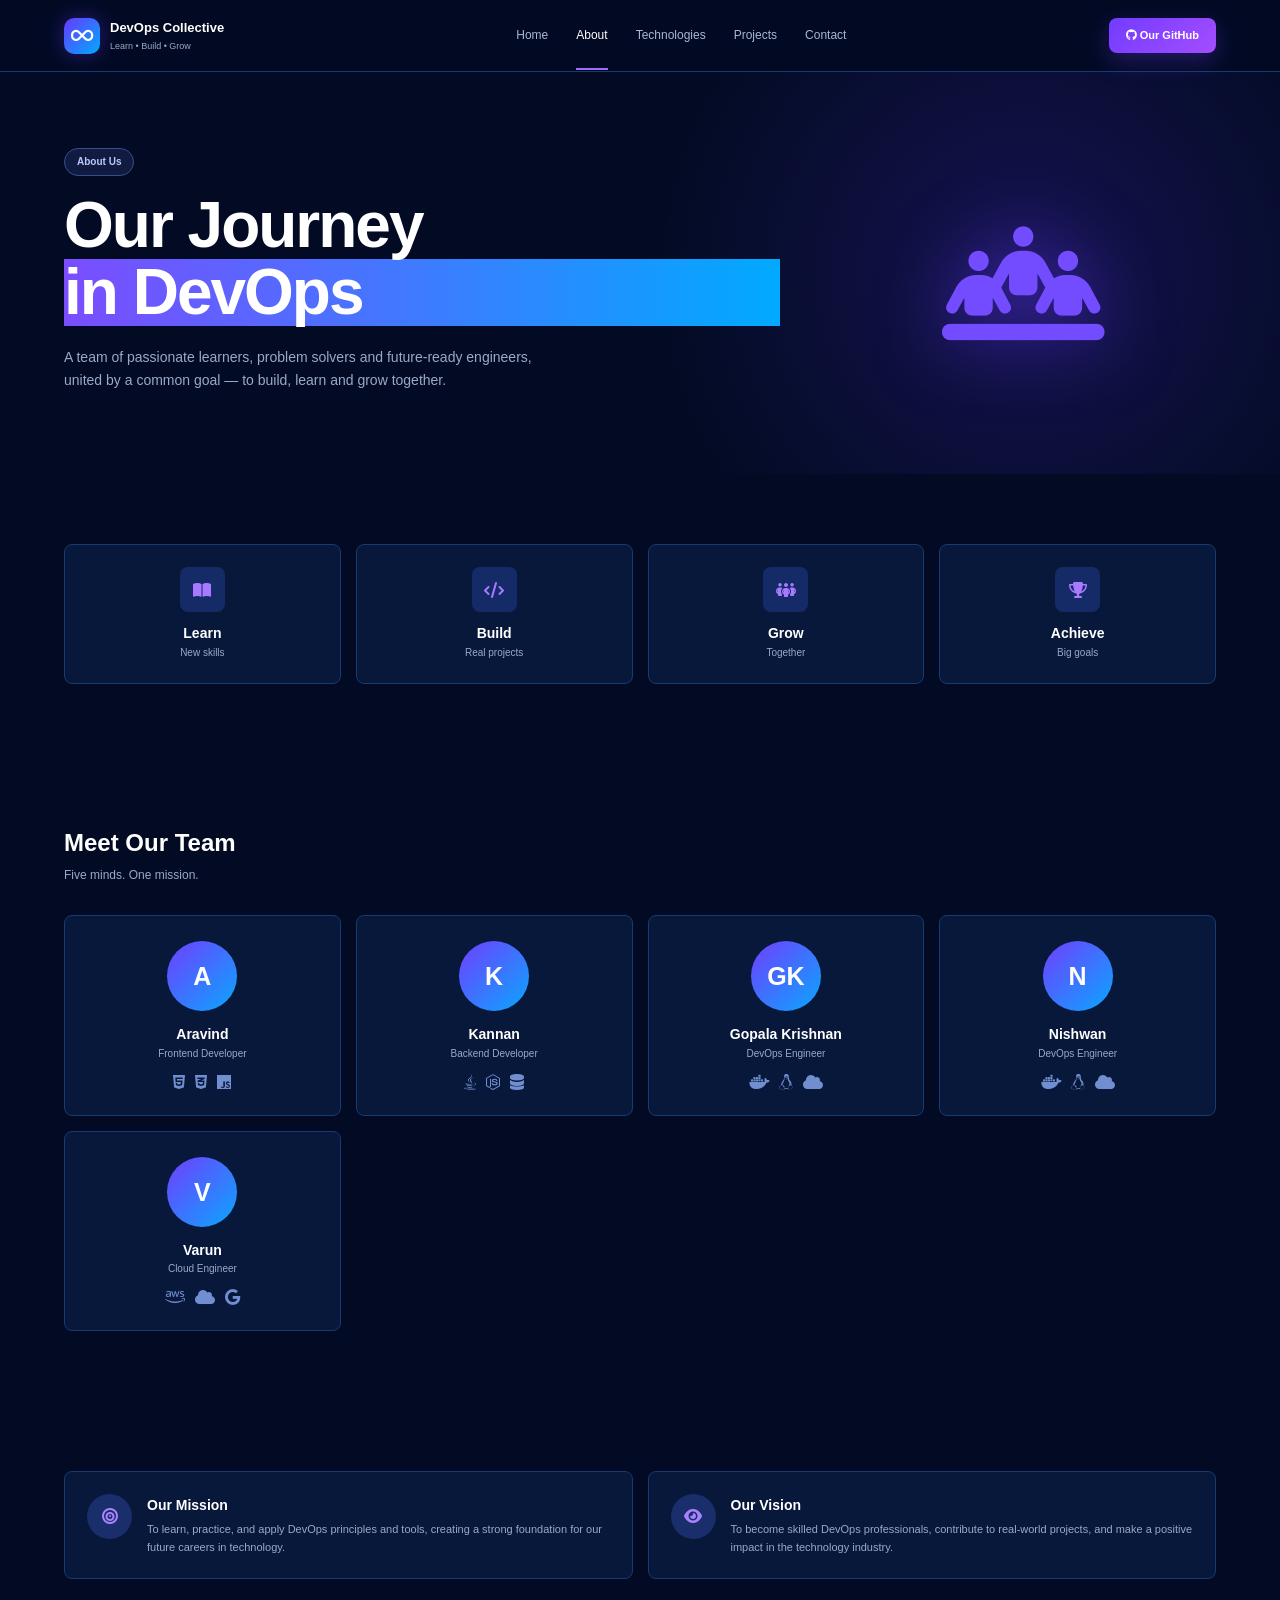
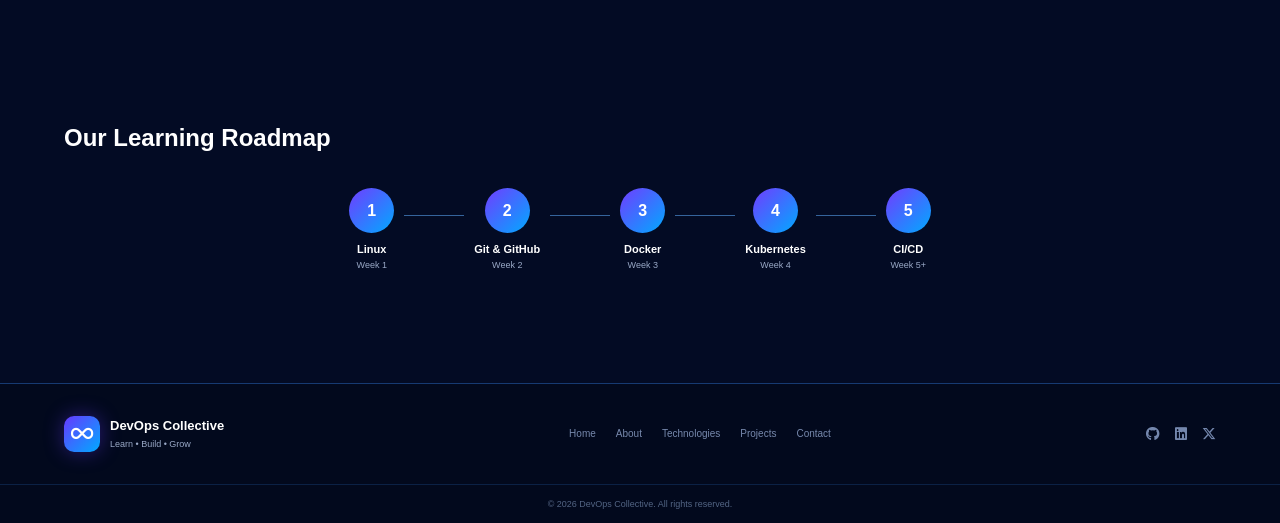
<file: about.html>
<!doctype html>
<html lang="en">
  <head>
    <meta charset="UTF-8" />
    <meta name="viewport" content="width=device-width, initial-scale=1.0" />
    <title>DevOps Collective | About</title>
    <link
      rel="stylesheet"
      href="https://cdnjs.cloudflare.com/ajax/libs/font-awesome/6.5.2/css/all.min.css"
    />
    <link rel="stylesheet" href="Style.css" />
  </head>
  <body>
    <header class="header">
      <div class="container nav-container">
        <a href="index.html" class="logo"
          ><span class="logo-icon"><i class="fa-solid fa-infinity"></i></span
          ><span
            ><strong>DevOps Collective</strong
            ><small>Learn • Build • Grow</small></span
          ></a
        >
        <nav class="navbar">
          <a href="index.html">Home</a>
          <a href="about.html" class="active">About</a>
          <a href="technologies.html">Technologies</a>
          <a href="projects.html">Projects</a>
          <a href="contact.html">Contact</a>
        </nav>
        <a href="https://github.com/" target="_blank" class="github-btn">
          <i class="fa-brands fa-github"></i> Our GitHub
        </a>
      </div>
    </header>
    <section class="page-hero">
      <div class="container page-hero-content">
        <div>
          <span class="badge">About Us</span>
          <h1>Our Journey <span>in DevOps</span></h1>
          <p>
            A team of passionate learners, problem solvers and future-ready
            engineers, united by a common goal — to build, learn and grow
            together.
          </p>
        </div>
        <div class="team-illustration">
          <i class="fa-solid fa-people-line"></i>
        </div>
      </div>
    </section>
    <section class="section">
      <div class="container">
        <div class="four-grid">
          <div class="info-card">
            <div class="info-icon"><i class="fa-solid fa-book-open"></i></div>
            <h3>Learn</h3>
            <p>New skills</p>
          </div>
          <div class="info-card">
            <div class="info-icon"><i class="fa-solid fa-code"></i></div>
            <h3>Build</h3>
            <p>Real projects</p>
          </div>
          <div class="info-card">
            <div class="info-icon">
              <i class="fa-solid fa-people-group"></i>
            </div>
            <h3>Grow</h3>
            <p>Together</p>
          </div>
          <div class="info-card">
            <div class="info-icon"><i class="fa-solid fa-trophy"></i></div>
            <h3>Achieve</h3>
            <p>Big goals</p>
          </div>
        </div>
      </div>
    </section>
    <section class="section">
      <div class="container">
        <div class="section-heading">
          <h2>Meet Our Team</h2>
          <p>Five minds. One mission.</p>
        </div>
        <div class="team-grid">
          <div class="team-card">
            <div class="avatar">A</div>
            <h3>Aravind</h3>
            <p>Frontend Developer</p>
            <div class="mini-social">
              <i class="fa-brands fa-html5"></i
              ><i class="fa-brands fa-css3-alt"></i
              ><i class="fa-brands fa-js"></i>
            </div>
          </div>
          <div class="team-card">
            <div class="avatar">K</div>
            <h3>Kannan</h3>
            <p>Backend Developer</p>
            <div class="mini-social">
              <i class="fa-brands fa-java"></i
              ><i class="fa-brands fa-node-js"></i
              ><i class="fa-solid fa-database"></i>
            </div>
          </div>
          <div class="team-card">
            <div class="avatar">GK</div>
            <h3>Gopala Krishnan</h3>
            <p>DevOps Engineer</p>
            <div class="mini-social">
              <i class="fa-brands fa-docker"></i
              ><i class="fa-brands fa-linux"></i
              ><i class="fa-solid fa-cloud"></i>
            </div>
          </div>
          <div class="team-card">
            <div class="avatar">N</div>
            <h3>Nishwan</h3>
            <p>DevOps Engineer</p>
            <div class="mini-social">
              <i class="fa-brands fa-docker"></i
              ><i class="fa-brands fa-linux"></i
              ><i class="fa-solid fa-cloud"></i>
            </div>
          </div>
          <div class="team-card">
            <div class="avatar">V</div>
            <h3>Varun</h3>
            <p>Cloud Engineer</p>
            <div class="mini-social">
              <i class="fa-brands fa-aws"></i><i class="fa-solid fa-cloud"></i
              ><i class="fa-brands fa-google"></i>
            </div>
          </div>
        </div>
      </div>
    </section>
    <section class="section">
      <div class="container mission-grid">
        <div class="mission-card">
          <div class="mission-icon"><i class="fa-solid fa-bullseye"></i></div>
          <div>
            <h3>Our Mission</h3>
            <p>
              To learn, practice, and apply DevOps principles and tools,
              creating a strong foundation for our future careers in technology.
            </p>
          </div>
        </div>
        <div class="mission-card">
          <div class="mission-icon"><i class="fa-solid fa-eye"></i></div>
          <div>
            <h3>Our Vision</h3>
            <p>
              To become skilled DevOps professionals, contribute to real-world
              projects, and make a positive impact in the technology industry.
            </p>
          </div>
        </div>
      </div>
    </section>
    <section class="section">
      <div class="container">
        <div class="section-heading"><h2>Our Learning Roadmap</h2></div>
        <div class="roadmap">
          <div class="roadmap-item">
            <span>1</span>
            <h3>Linux</h3>
            <p>Week 1</p>
          </div>
          <div class="roadmap-line"></div>
          <div class="roadmap-item">
            <span>2</span>
            <h3>Git & GitHub</h3>
            <p>Week 2</p>
          </div>
          <div class="roadmap-line"></div>
          <div class="roadmap-item">
            <span>3</span>
            <h3>Docker</h3>
            <p>Week 3</p>
          </div>
          <div class="roadmap-line"></div>
          <div class="roadmap-item">
            <span>4</span>
            <h3>Kubernetes</h3>
            <p>Week 4</p>
          </div>
          <div class="roadmap-line"></div>
          <div class="roadmap-item">
            <span>5</span>
            <h3>CI/CD</h3>
            <p>Week 5+</p>
          </div>
        </div>
      </div>
    </section>
    <footer class="footer">
      <div class="container footer-content">
        <div class="footer-brand">
          <a href="index.html" class="logo"
            ><span class="logo-icon"><i class="fa-solid fa-infinity"></i></span
            ><span
              ><strong>DevOps Collective</strong
              ><small>Learn • Build • Grow</small></span
            ></a
          >
        </div>
        <div class="footer-links">
          <a href="index.html">Home</a><a href="about.html">About</a
          ><a href="technologies.html">Technologies</a
          ><a href="projects.html">Projects</a
          ><a href="contact.html">Contact</a>
        </div>
        <div class="footer-social">
          <a href="#"><i class="fa-brands fa-github"></i></a
          ><a href="#"><i class="fa-brands fa-linkedin"></i></a
          ><a href="#"><i class="fa-brands fa-x-twitter"></i></a>
        </div>
      </div>
      <div class="copyright">
        © 2026 DevOps Collective. All rights reserved.
      </div>
    </footer>
  </body>
</html>
</file>
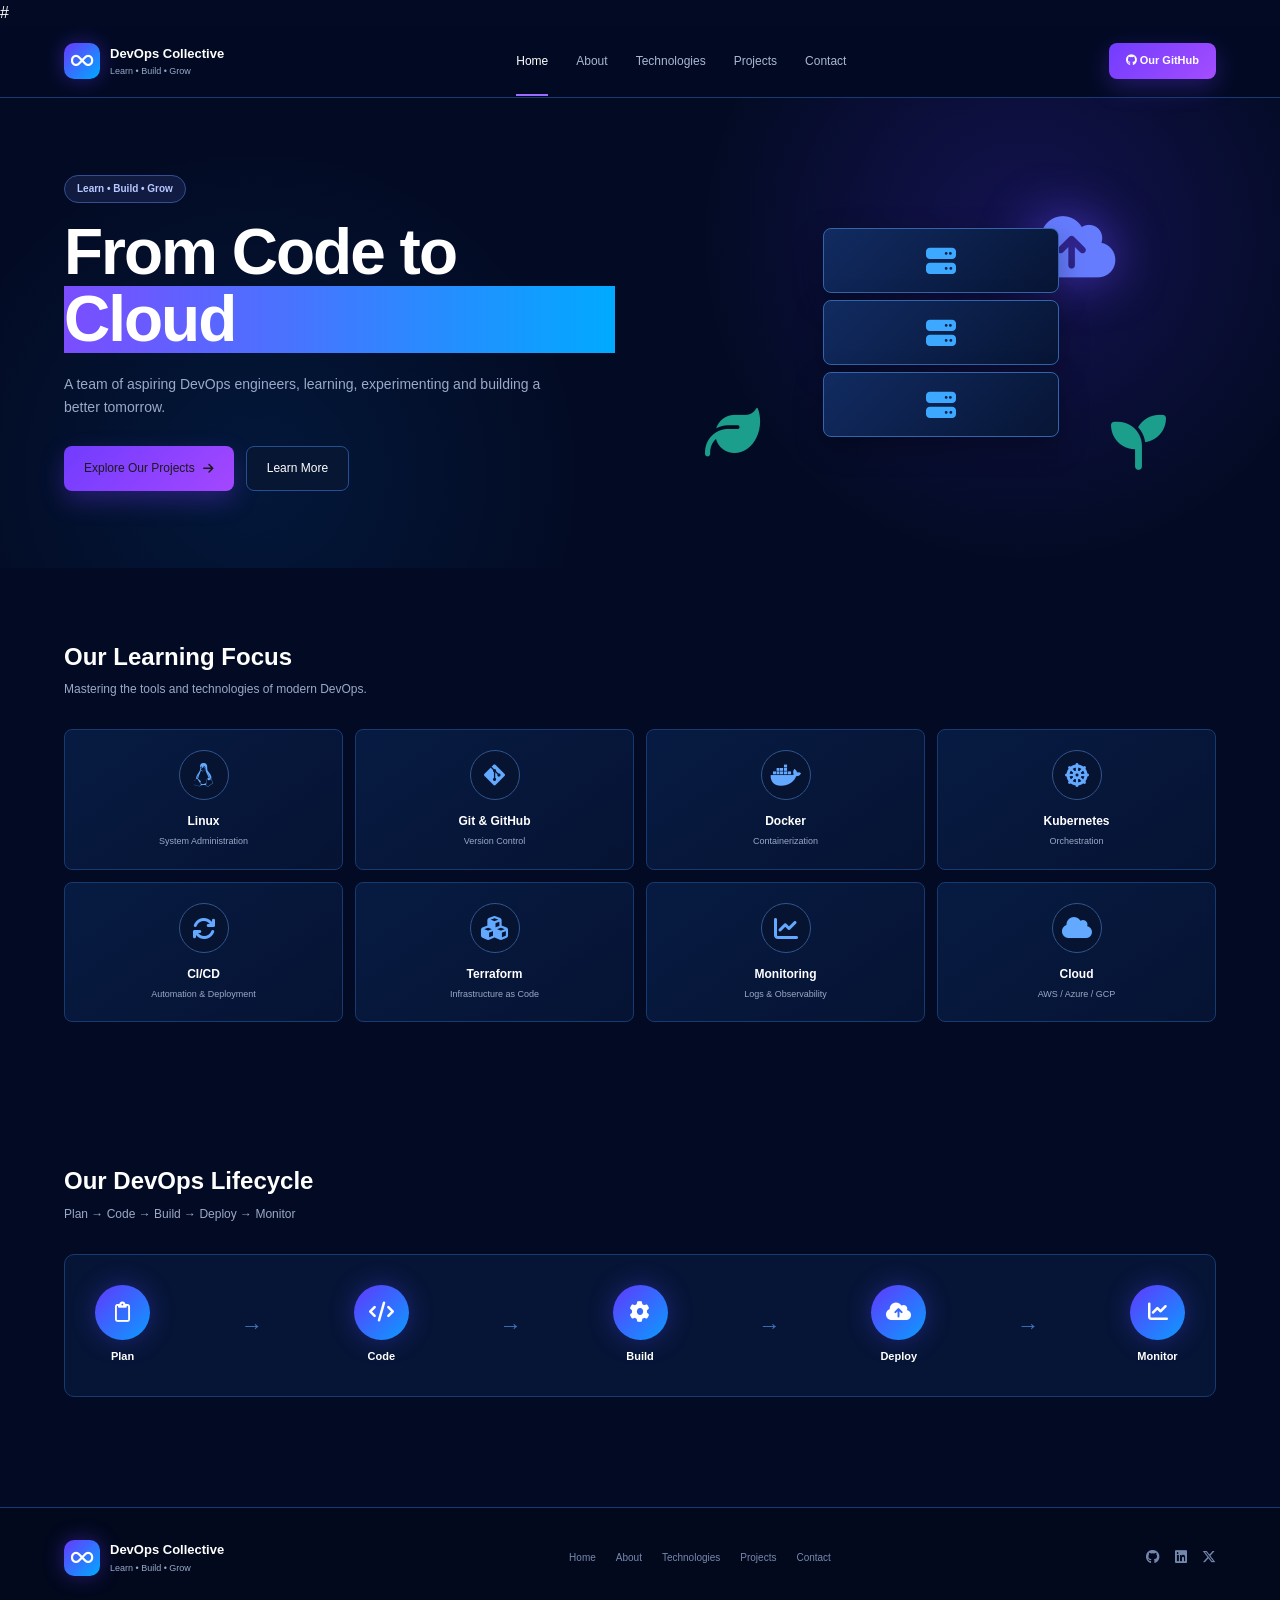
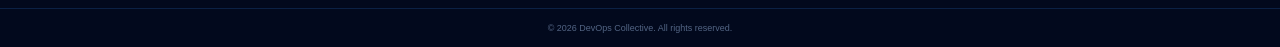
<file: HomePage.html>
<!DOCTYPE html>
<html lang="en">
<head>
#<link rel="stylesheet" href="Style.css">
<meta charset="UTF-8">
<meta name="viewport" content="width=device-width, initial-scale=1.0">
<title>DevOps Collective | Home</title>
<link rel="stylesheet" href="https://cdnjs.cloudflare.com/ajax/libs/font-awesome/6.5.2/css/all.min.css">
<link rel="stylesheet" href="Style.css">
</head>
<body>
<header class="header">
<div class="container nav-container">
<a href="index.html" class="logo"><span class="logo-icon"><i class="fa-solid fa-infinity"></i></span><span><strong>DevOps Collective</strong><small>Learn • Build • Grow</small></span></a>
<nav class="navbar">
<a href="index.html" class="active">Home</a><a href="about.html">About</a><a href="technologies.html">Technologies</a><a href="projects.html">Projects</a><a href="contact.html">Contact</a>
</nav>
<a href="https://github.com/" target="_blank" class="github-btn"><i class="fa-brands fa-github"></i> Our GitHub</a>
</div>
</header>

<section class="hero">
<div class="container hero-content">
<div class="hero-text">
<span class="badge">Learn • Build • Grow</span>
<h1>From Code to <span>Cloud</span></h1>
<p>A team of aspiring DevOps engineers, learning, experimenting and building a better tomorrow.</p>
<div class="hero-buttons">
<a href="projects.html" class="btn primary-btn">Explore Our Projects <i class="fa-solid fa-arrow-right"></i></a>
<a href="about.html" class="btn secondary-btn">Learn More</a>
</div>
</div>
<div class="hero-visual">
<div class="cloud"><i class="fa-solid fa-cloud-arrow-up"></i></div>
<div class="server-stack"><div><i class="fa-solid fa-server"></i></div><div><i class="fa-solid fa-server"></i></div><div><i class="fa-solid fa-server"></i></div></div>
<div class="plant plant-left"><i class="fa-solid fa-leaf"></i></div>
<div class="plant plant-right"><i class="fa-solid fa-seedling"></i></div>
</div>
</div>
</section>

<section class="section">
<div class="container">
<div class="section-heading"><h2>Our Learning Focus</h2><p>Mastering the tools and technologies of modern DevOps.</p></div>
<div class="technology-grid">
<div class="tech-card"><div class="tech-icon"><i class="fa-brands fa-linux"></i></div><h3>Linux</h3><p>System Administration</p></div>
<div class="tech-card"><div class="tech-icon"><i class="fa-brands fa-git-alt"></i></div><h3>Git & GitHub</h3><p>Version Control</p></div>
<div class="tech-card"><div class="tech-icon"><i class="fa-brands fa-docker"></i></div><h3>Docker</h3><p>Containerization</p></div>
<div class="tech-card"><div class="tech-icon"><i class="fa-solid fa-dharmachakra"></i></div><h3>Kubernetes</h3><p>Orchestration</p></div>
<div class="tech-card"><div class="tech-icon"><i class="fa-solid fa-arrows-rotate"></i></div><h3>CI/CD</h3><p>Automation & Deployment</p></div>
<div class="tech-card"><div class="tech-icon"><i class="fa-solid fa-cubes"></i></div><h3>Terraform</h3><p>Infrastructure as Code</p></div>
<div class="tech-card"><div class="tech-icon"><i class="fa-solid fa-chart-line"></i></div><h3>Monitoring</h3><p>Logs & Observability</p></div>
<div class="tech-card"><div class="tech-icon"><i class="fa-solid fa-cloud"></i></div><h3>Cloud</h3><p>AWS / Azure / GCP</p></div>
</div>
</div>
</section>

<section class="section lifecycle-section">
<div class="container">
<div class="section-heading left-heading"><h2>Our DevOps Lifecycle</h2><p>Plan → Code → Build → Deploy → Monitor</p></div>
<div class="lifecycle">
<div class="life-step"><div class="life-icon"><i class="fa-regular fa-clipboard"></i></div><h3>Plan</h3></div><span class="arrow">→</span>
<div class="life-step"><div class="life-icon"><i class="fa-solid fa-code"></i></div><h3>Code</h3></div><span class="arrow">→</span>
<div class="life-step"><div class="life-icon"><i class="fa-solid fa-gear"></i></div><h3>Build</h3></div><span class="arrow">→</span>
<div class="life-step"><div class="life-icon"><i class="fa-solid fa-cloud-arrow-up"></i></div><h3>Deploy</h3></div><span class="arrow">→</span>
<div class="life-step"><div class="life-icon"><i class="fa-solid fa-chart-line"></i></div><h3>Monitor</h3></div>
</div>
</div>
</section>

<footer class="footer"><div class="container footer-content">
<div class="footer-brand"><a href="index.html" class="logo"><span class="logo-icon"><i class="fa-solid fa-infinity"></i></span><span><strong>DevOps Collective</strong><small>Learn • Build • Grow</small></span></a></div>
<div class="footer-links"><a href="index.html">Home</a><a href="about.html">About</a><a href="technologies.html">Technologies</a><a href="projects.html">Projects</a><a href="contact.html">Contact</a></div>
<div class="footer-social"><a href="#"><i class="fa-brands fa-github"></i></a><a href="#"><i class="fa-brands fa-linkedin"></i></a><a href="#"><i class="fa-brands fa-x-twitter"></i></a></div>
</div><div class="copyright">© 2026 DevOps Collective. All rights reserved.</div></footer>
</body>
</html>
</file>
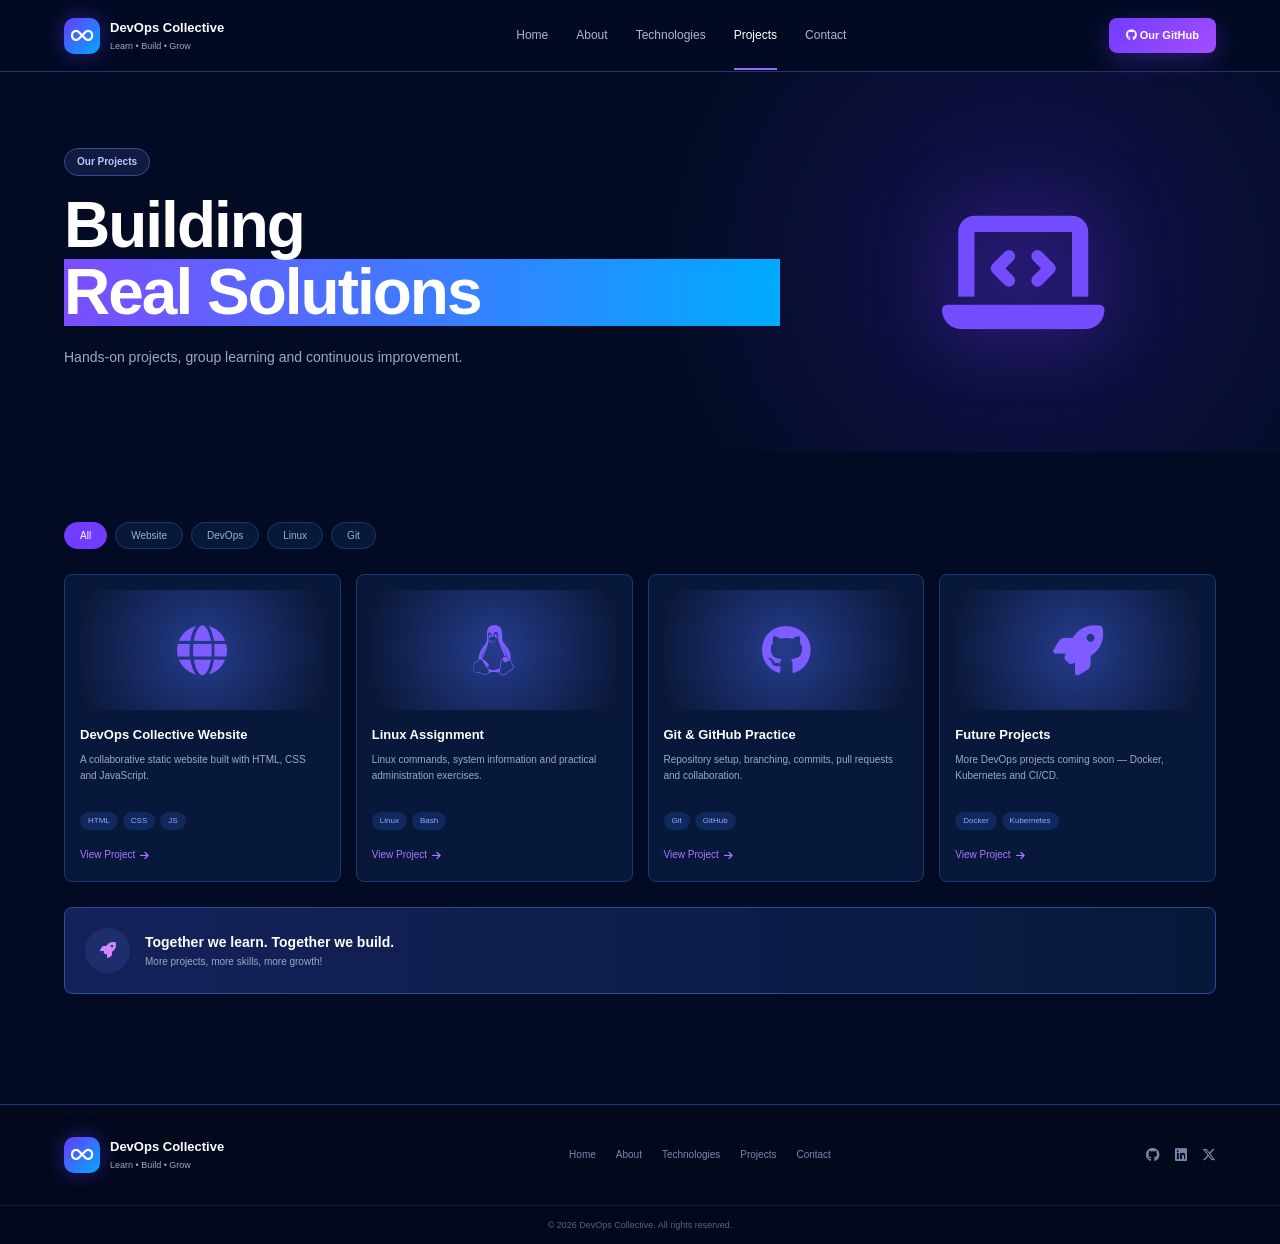
<file: projects.html>
<!DOCTYPE html>
<html lang="en"><head><meta charset="UTF-8"><meta name="viewport" content="width=device-width, initial-scale=1.0"><title>DevOps Collective | Projects</title>
<link rel="stylesheet" href="https://cdnjs.cloudflare.com/ajax/libs/font-awesome/6.5.2/css/all.min.css"><link rel="stylesheet" href="Style.css"></head>
<body>
<header class="header"><div class="container nav-container"><a href="index.html" class="logo"><span class="logo-icon"><i class="fa-solid fa-infinity"></i></span><span><strong>DevOps Collective</strong><small>Learn • Build • Grow</small></span></a><nav class="navbar"><a href="index.html">Home</a><a href="about.html">About</a><a href="technologies.html">Technologies</a><a href="projects.html" class="active">Projects</a><a href="contact.html">Contact</a></nav><a href="https://github.com/" target="_blank" class="github-btn"><i class="fa-brands fa-github"></i> Our GitHub</a></div></header>
<section class="page-hero"><div class="container page-hero-content"><div><span class="badge">Our Projects</span><h1>Building <span>Real Solutions</span></h1><p>Hands-on projects, group learning and continuous improvement.</p></div><div class="projects-illustration"><i class="fa-solid fa-laptop-code"></i></div></div></section>
<section class="section"><div class="container">
<div class="project-filters"><button class="filter-active">All</button><button>Website</button><button>DevOps</button><button>Linux</button><button>Git</button></div>
<div class="project-grid">
<div class="project-card"><div class="project-image"><i class="fa-solid fa-globe"></i></div><h3>DevOps Collective Website</h3><p>A collaborative static website built with HTML, CSS and JavaScript.</p><div class="project-tags"><span>HTML</span><span>CSS</span><span>JS</span></div><a href="#" class="project-link">View Project <i class="fa-solid fa-arrow-right"></i></a></div>
<div class="project-card"><div class="project-image"><i class="fa-brands fa-linux"></i></div><h3>Linux Assignment</h3><p>Linux commands, system information and practical administration exercises.</p><div class="project-tags"><span>Linux</span><span>Bash</span></div><a href="#" class="project-link">View Project <i class="fa-solid fa-arrow-right"></i></a></div>
<div class="project-card"><div class="project-image"><i class="fa-brands fa-github"></i></div><h3>Git & GitHub Practice</h3><p>Repository setup, branching, commits, pull requests and collaboration.</p><div class="project-tags"><span>Git</span><span>GitHub</span></div><a href="#" class="project-link">View Project <i class="fa-solid fa-arrow-right"></i></a></div>
<div class="project-card"><div class="project-image"><i class="fa-solid fa-rocket"></i></div><h3>Future Projects</h3><p>More DevOps projects coming soon — Docker, Kubernetes and CI/CD.</p><div class="project-tags"><span>Docker</span><span>Kubernetes</span></div><a href="#" class="project-link">View Project <i class="fa-solid fa-arrow-right"></i></a></div>
</div>
<div class="project-cta"><div class="rocket-icon"><i class="fa-solid fa-rocket"></i></div><div><h3>Together we learn. Together we build.</h3><p>More projects, more skills, more growth!</p></div></div>
</div></section>
<footer class="footer"><div class="container footer-content"><div class="footer-brand"><a href="index.html" class="logo"><span class="logo-icon"><i class="fa-solid fa-infinity"></i></span><span><strong>DevOps Collective</strong><small>Learn • Build • Grow</small></span></a></div><div class="footer-links"><a href="index.html">Home</a><a href="about.html">About</a><a href="technologies.html">Technologies</a><a href="projects.html">Projects</a><a href="contact.html">Contact</a></div><div class="footer-social"><a href="#"><i class="fa-brands fa-github"></i></a><a href="#"><i class="fa-brands fa-linkedin"></i></a><a href="#"><i class="fa-brands fa-x-twitter"></i></a></div></div><div class="copyright">© 2026 DevOps Collective. All rights reserved.</div></footer>
</body></html>
</file>
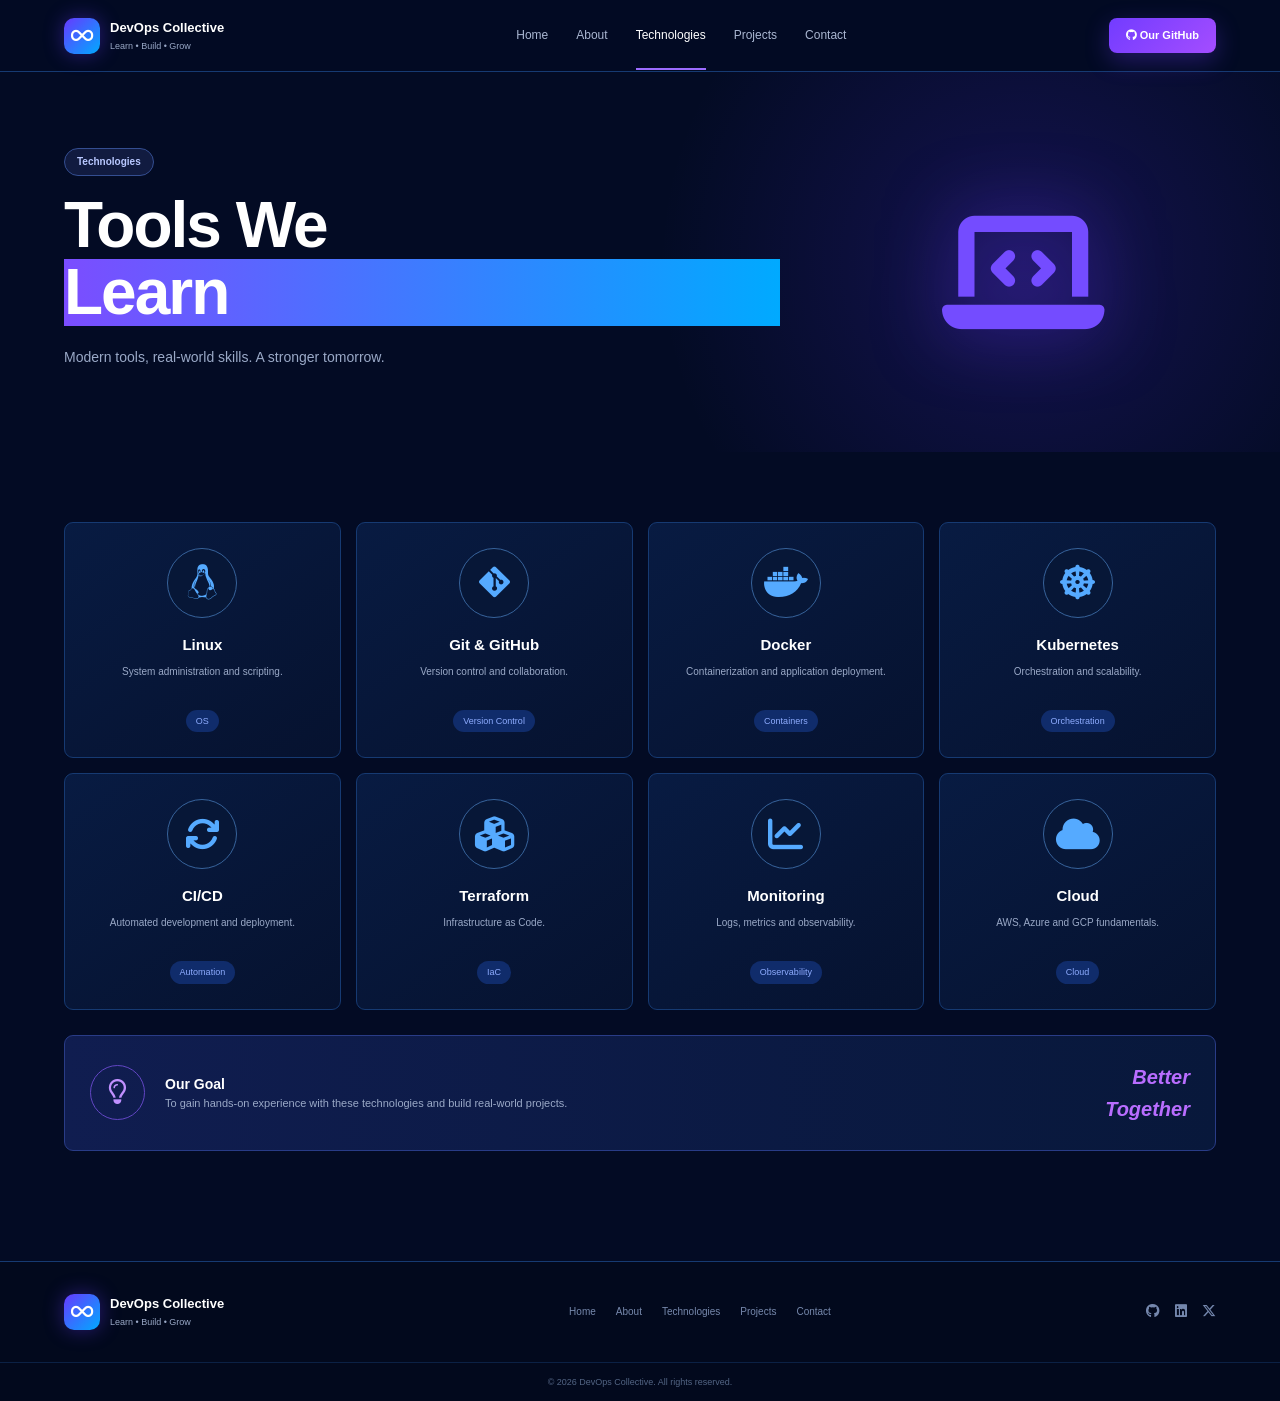
<file: technologies.html>
<!DOCTYPE html>
<html lang="en"><head><meta charset="UTF-8"><meta name="viewport" content="width=device-width, initial-scale=1.0"><title>DevOps Collective | Technologies</title>
<link rel="stylesheet" href="https://cdnjs.cloudflare.com/ajax/libs/font-awesome/6.5.2/css/all.min.css"><link rel="stylesheet" href="Style.css"></head>
<body>
<header class="header"><div class="container nav-container"><a href="index.html" class="logo"><span class="logo-icon"><i class="fa-solid fa-infinity"></i></span><span><strong>DevOps Collective</strong><small>Learn • Build • Grow</small></span></a><nav class="navbar"><a href="index.html">Home</a><a href="about.html">About</a><a href="technologies.html" class="active">Technologies</a><a href="projects.html">Projects</a><a href="contact.html">Contact</a></nav><a href="https://github.com/" target="_blank" class="github-btn"><i class="fa-brands fa-github"></i> Our GitHub</a></div></header>
<section class="page-hero"><div class="container page-hero-content"><div><span class="badge">Technologies</span><h1>Tools We <span>Learn</span></h1><p>Modern tools, real-world skills. A stronger tomorrow.</p></div><div class="tech-illustration"><i class="fa-solid fa-laptop-code"></i></div></div></section>
<section class="section"><div class="container"><div class="technology-large-grid">
<div class="technology-card-large"><div class="large-icon"><i class="fa-brands fa-linux"></i></div><h3>Linux</h3><p>System administration and scripting.</p><span class="technology-tag">OS</span></div>
<div class="technology-card-large"><div class="large-icon"><i class="fa-brands fa-git-alt"></i></div><h3>Git & GitHub</h3><p>Version control and collaboration.</p><span class="technology-tag">Version Control</span></div>
<div class="technology-card-large"><div class="large-icon"><i class="fa-brands fa-docker"></i></div><h3>Docker</h3><p>Containerization and application deployment.</p><span class="technology-tag">Containers</span></div>
<div class="technology-card-large"><div class="large-icon"><i class="fa-solid fa-dharmachakra"></i></div><h3>Kubernetes</h3><p>Orchestration and scalability.</p><span class="technology-tag">Orchestration</span></div>
<div class="technology-card-large"><div class="large-icon"><i class="fa-solid fa-arrows-rotate"></i></div><h3>CI/CD</h3><p>Automated development and deployment.</p><span class="technology-tag">Automation</span></div>
<div class="technology-card-large"><div class="large-icon"><i class="fa-solid fa-cubes"></i></div><h3>Terraform</h3><p>Infrastructure as Code.</p><span class="technology-tag">IaC</span></div>
<div class="technology-card-large"><div class="large-icon"><i class="fa-solid fa-chart-line"></i></div><h3>Monitoring</h3><p>Logs, metrics and observability.</p><span class="technology-tag">Observability</span></div>
<div class="technology-card-large"><div class="large-icon"><i class="fa-solid fa-cloud"></i></div><h3>Cloud</h3><p>AWS, Azure and GCP fundamentals.</p><span class="technology-tag">Cloud</span></div>
</div>
<div class="goal-box"><div class="goal-icon"><i class="fa-regular fa-lightbulb"></i></div><div><h3>Our Goal</h3><p>To gain hands-on experience with these technologies and build real-world projects.</p></div><strong class="goal-text">Better<br>Together</strong></div>
</div></section>
<footer class="footer"><div class="container footer-content"><div class="footer-brand"><a href="index.html" class="logo"><span class="logo-icon"><i class="fa-solid fa-infinity"></i></span><span><strong>DevOps Collective</strong><small>Learn • Build • Grow</small></span></a></div><div class="footer-links"><a href="index.html">Home</a><a href="about.html">About</a><a href="technologies.html">Technologies</a><a href="projects.html">Projects</a><a href="contact.html">Contact</a></div><div class="footer-social"><a href="#"><i class="fa-brands fa-github"></i></a><a href="#"><i class="fa-brands fa-linkedin"></i></a><a href="#"><i class="fa-brands fa-x-twitter"></i></a></div></div><div class="copyright">© 2026 DevOps Collective. All rights reserved.</div></footer>
</body></html>
</file>
<file: Style.css>
* {
    margin: 0;
    padding: 0;
    box-sizing: border-box
}

html {
    scroll-behavior: smooth
}

body {
    font-family: "Segoe UI", Arial, sans-serif;
    background: #030b24;
    color: #fff;
    line-height: 1.6
}

a {
    text-decoration: none;
    color: inherit
}

button,
input,
textarea,
select {
    font-family: inherit
}

.container {
    width: 90%;
    max-width: 1180px;
    margin: auto
}

:root {
    --bg: #030b24;
    --card: #07183b;
    --hover: #0b204b;
    --border: #163a72;
    --primary: #713cff;
    --text: #fff;
    --muted: #9aa9c7
}

.header {
    height: 72px;
    background: rgba(3, 11, 36, .96);
    border-bottom: 1px solid var(--border);
    position: sticky;
    top: 0;
    z-index: 1000;
    backdrop-filter: blur(15px)
}

.nav-container {
    height: 100%;
    display: flex;
    align-items: center;
    justify-content: space-between;
    gap: 30px
}

.logo {
    display: flex;
    align-items: center;
    gap: 10px;
    min-width: 190px
}

.logo-icon {
    width: 36px;
    height: 36px;
    display: flex;
    align-items: center;
    justify-content: center;
    border-radius: 10px;
    background: linear-gradient(135deg, #6739ff, #00aaff);
    color: #fff;
    font-size: 18px;
    box-shadow: 0 0 20px rgba(105, 55, 255, .4)
}

.logo strong {
    display: block;
    font-size: 13px
}

.logo small {
    display: block;
    color: var(--muted);
    font-size: 9px
}

.navbar {
    display: flex;
    align-items: center;
    gap: 28px
}

.navbar a {
    color: #aab7d2;
    font-size: 12px;
    transition: .3s;
    position: relative
}

.navbar a:hover,
.navbar a.active {
    color: #fff
}

.navbar a.active:after {
    content: "";
    position: absolute;
    left: 0;
    right: 0;
    bottom: -25px;
    height: 2px;
    background: #9c6cff
}

.github-btn {
    padding: 9px 17px;
    border-radius: 8px;
    background: linear-gradient(135deg, #723cff, #a44dff);
    font-size: 11px;
    font-weight: 600;
    box-shadow: 0 8px 25px rgba(113, 60, 255, .3);
    transition: .3s
}

.github-btn:hover {
    transform: translateY(-2px)
}

.hero {
    min-height: 470px;
    background: radial-gradient(circle at 80% 30%, rgba(88, 47, 255, .2), transparent 30%), radial-gradient(circle at 20% 80%, rgba(0, 136, 255, .1), transparent 30%);
    display: flex;
    align-items: center
}

.hero-content {
    display: grid;
    grid-template-columns: 1fr 1fr;
    align-items: center;
    gap: 50px
}

.badge {
    display: inline-block;
    padding: 5px 12px;
    border: 1px solid #344e91;
    border-radius: 20px;
    background: rgba(50, 64, 130, .3);
    color: #b9c8ff;
    font-size: 10px;
    font-weight: 600;
    margin-bottom: 16px
}

.hero h1,
.page-hero h1 {
    font-size: clamp(42px, 5vw, 64px);
    line-height: 1.05;
    margin-bottom: 20px;
    letter-spacing: -2px
}

.hero h1 span,
.page-hero h1 span {
    display: block;
    background: linear-gradient(90deg, #7b4dff, #00aaff);
    *-webkit-background-clip*: text;
    *-webkit-text-fill-color*: transparent
}

.hero p,
.page-hero p {
    max-width: 500px;
    color: var(--muted);
    font-size: 14px;
    margin-bottom: 28px
}

.hero-buttons {
    display: flex;
    gap: 12px
}

.btn {
    display: inline-flex;
    align-items: center;
    justify-content: center;
    gap: 8px;
    padding: 12px 20px;
    border-radius: 8px;
    font-size: 12px;
    cursor: pointer;
    border: none;
    transition: .3s
}

.primary-btn {
    background: linear-gradient(135deg, #713cff, #a447ff);
    color: #1d1a1a;
    box-shadow: 0 10px 25px rgba(113, 60, 255, .3)
}

.primary-btn:hover {
    transform: translateY(-2px)
}

.secondary-btn {
    border: 1px solid #245093;
    background: #071633;
    color: #fff
}

.secondary-btn:hover {
    background: #0b2048
}

.hero-visual {
    height: 330px;
    position: relative;
    display: flex;
    justify-content: center;
    align-items: center
}

.cloud {
    position: absolute;
    top: 25px;
    right: 100px;
    font-size: 70px;
    color: #667cff;
    filter: drop-shadow(0 0 25px rgba(100, 70, 255, .7))
}

.server-stack {
    position: relative;
    width: 250px
}

.server-stack div {
    height: 65px;
    margin: 7px;
    border-radius: 8px;
    border: 1px solid #3166ad;
    background: linear-gradient(135deg, #112b61, #071535);
    display: flex;
    align-items: center;
    justify-content: center;
    color: #3da8ff;
    font-size: 30px;
    box-shadow: 0 10px 30px rgba(0, 0, 0, .3)
}

.plant {
    position: absolute;
    font-size: 55px;
    color: #1b9f8c
}

.plant-left {
    bottom: 20px;
    left: 40px
}

.plant-right {
    bottom: 10px;
    right: 50px
}

.section {
    padding: 70px 0
}

.section-heading {
    margin-bottom: 30px
}

.section-heading h2 {
    font-size: 24px;
    margin-bottom: 4px
}

.section-heading p {
    color: var(--muted);
    font-size: 12px
}

.left-heading {
    text-align: left
}

.technology-grid {
    display: grid;
    grid-template-columns: repeat(4, 1fr);
    gap: 12px
}

.tech-card {
    min-height: 125px;
    padding: 20px 10px;
    border-radius: 8px;
    border: 1px solid var(--border);
    background: linear-gradient(145deg, #071b42, #061333);
    text-align: center;
    transition: .3s
}

.tech-card:hover {
    transform: translateY(-5px);
    border-color: #396dc0;
    background: var(--hover)
}

.tech-icon {
    width: 50px;
    height: 50px;
    margin: auto auto 12px;
    display: flex;
    align-items: center;
    justify-content: center;
    border-radius: 50%;
    border: 1px solid #30558d;
    font-size: 24px;
    color: #63a9ff;
    background: #061431
}

.tech-card h3 {
    font-size: 12px;
    margin-bottom: 3px
}

.tech-card p {
    color: var(--muted);
    font-size: 9px
}

.lifecycle {
    display: flex;
    align-items: center;
    justify-content: space-between;
    padding: 30px;
    border: 1px solid var(--border);
    border-radius: 10px;
    background: #061536
}

.life-step {
    text-align: center
}

.life-icon {
    width: 55px;
    height: 55px;
    margin: auto auto 8px;
    border-radius: 50%;
    display: flex;
    align-items: center;
    justify-content: center;
    background: linear-gradient(135deg, #5f39ff, #0b9cff);
    box-shadow: 0 0 25px rgba(83, 74, 255, .35);
    font-size: 20px
}

.life-step h3 {
    font-size: 11px
}

.arrow {
    color: #3f73b9;
    font-size: 22px
}

.page-hero {
    padding: 75px 0 55px;
    background: radial-gradient(circle at 80% 50%, rgba(90, 50, 255, .2), transparent 35%)
}

.page-hero-content {
    display: grid;
    grid-template-columns: 1.3fr .7fr;
    align-items: center;
    gap: 50px
}

.team-illustration,
.tech-illustration,
.projects-illustration,
.contact-illustration {
    height: 230px;
    display: flex;
    align-items: center;
    justify-content: center;
    font-size: 130px;
    color: #744cff;
    filter: drop-shadow(0 0 35px rgba(106, 55, 255, .5))
}

.four-grid {
    display: grid;
    grid-template-columns: repeat(4, 1fr);
    gap: 15px
}

.info-card {
    padding: 22px;
    text-align: center;
    border: 1px solid var(--border);
    border-radius: 8px;
    background: var(--card)
}

.info-icon {
    width: 45px;
    height: 45px;
    margin: auto auto 10px;
    display: flex;
    align-items: center;
    justify-content: center;
    border-radius: 8px;
    background: #142b68;
    color: #a87aff
}

.info-card h3 {
    font-size: 14px
}

.info-card p {
    color: var(--muted);
    font-size: 10px
}

.team-grid {
    display: grid;
    grid-template-columns: repeat(4, 1fr);
    gap: 15px
}

.team-card {
    padding: 25px 15px;
    text-align: center;
    border: 1px solid var(--border);
    border-radius: 8px;
    background: var(--card);
    transition: .3s
}

.team-card:hover {
    transform: translateY(-5px);
    border-color: #536fc0
}

.avatar {
    width: 70px;
    height: 70px;
    margin: auto auto 12px;
    border-radius: 50%;
    display: flex;
    align-items: center;
    justify-content: center;
    background: linear-gradient(135deg, #703eff, #0aa7ff);
    font-size: 25px;
    font-weight: bold
}

.team-card h3 {
    font-size: 14px
}

.team-card p {
    color: var(--muted);
    font-size: 10px
}

.mini-social {
    margin-top: 12px;
    display: flex;
    justify-content: center;
    gap: 10px;
    color: #718fd0
}

.mission-grid {
    display: grid;
    grid-template-columns: 1fr 1fr;
    gap: 15px
}

.mission-card {
    display: flex;
    gap: 15px;
    padding: 22px;
    border: 1px solid var(--border);
    border-radius: 8px;
    background: var(--card)
}

.mission-icon {
    min-width: 45px;
    height: 45px;
    display: flex;
    align-items: center;
    justify-content: center;
    border-radius: 50%;
    background: #192e6b;
    color: #aa82ff
}

.mission-card h3 {
    font-size: 14px;
    margin-bottom: 5px
}

.mission-card p {
    color: var(--muted);
    font-size: 11px
}

.roadmap {
    display: flex;
    align-items: center;
    justify-content: center
}

.roadmap-item {
    text-align: center
}

.roadmap-item span {
    width: 45px;
    height: 45px;
    margin: auto auto 8px;
    display: flex;
    align-items: center;
    justify-content: center;
    border-radius: 50%;
    background: linear-gradient(135deg, #713cff, #00aaff);
    font-weight: bold
}

.roadmap-item h3 {
    font-size: 11px
}

.roadmap-item p {
    color: var(--muted);
    font-size: 9px
}

.roadmap-line {
    width: 60px;
    height: 1px;
    background: #35649c;
    margin: 0 10px 30px
}

.technology-large-grid {
    display: grid;
    grid-template-columns: repeat(4, 1fr);
    gap: 15px
}

.technology-card-large {
    min-height: 200px;
    padding: 25px 18px;
    border-radius: 9px;
    border: 1px solid var(--border);
    background: linear-gradient(145deg, #081b42, #06122f);
    text-align: center;
    transition: .3s
}

.technology-card-large:hover {
    transform: translateY(-5px);
    border-color: #4b72c4
}

.large-icon {
    width: 70px;
    height: 70px;
    margin: auto auto 15px;
    border-radius: 50%;
    border: 1px solid #37639b;
    display: flex;
    align-items: center;
    justify-content: center;
    color: #55aaff;
    font-size: 35px;
    background: #071737
}

.technology-card-large h3 {
    font-size: 15px;
    margin-bottom: 7px
}

.technology-card-large p {
    color: var(--muted);
    font-size: 10px;
    min-height: 34px
}

.technology-tag {
    display: inline-block;
    margin-top: 12px;
    padding: 4px 10px;
    border-radius: 15px;
    background: #102c6b;
    color: #8eacff;
    font-size: 9px
}

.goal-box {
    margin-top: 25px;
    display: flex;
    align-items: center;
    gap: 20px;
    padding: 25px;
    border: 1px solid #293c87;
    border-radius: 9px;
    background: linear-gradient(90deg, #101d50, #08183b)
}

.goal-icon {
    width: 55px;
    height: 55px;
    min-width: 55px;
    display: flex;
    align-items: center;
    justify-content: center;
    border-radius: 50%;
    border: 1px solid #6246c4;
    color: #c090ff;
    font-size: 25px
}

.goal-box h3 {
    font-size: 14px
}

.goal-box p {
    color: var(--muted);
    font-size: 11px
}

.goal-text {
    margin-left: auto;
    color: #b96dff;
    font-style: italic;
    font-size: 20px;
    text-align: right
}

.project-filters {
    display: flex;
    gap: 8px;
    margin-bottom: 25px
}

.project-filters button {
    padding: 7px 15px;
    border-radius: 20px;
    border: 1px solid var(--border);
    background: #08183b;
    color: #9daed0;
    cursor: pointer;
    font-size: 10px
}

.project-filters button:hover,
.project-filters .filter-active {
    background: #703cff;
    color: #fff;
    border-color: #703cff
}

.project-grid {
    display: grid;
    grid-template-columns: repeat(4, 1fr);
    gap: 15px
}

.project-card {
    padding: 15px;
    border: 1px solid var(--border);
    border-radius: 8px;
    background: var(--card);
    transition: .3s
}

.project-card:hover {
    transform: translateY(-5px);
    border-color: #536fc0
}

.project-image {
    height: 120px;
    margin-bottom: 15px;
    border-radius: 6px;
    display: flex;
    align-items: center;
    justify-content: center;
    background: radial-gradient(circle, #253c8d, #081633);
    color: #7e5cff;
    font-size: 50px
}

.project-card h3 {
    font-size: 13px;
    margin-bottom: 6px
}

.project-card p {
    color: var(--muted);
    font-size: 10px;
    min-height: 50px
}

.project-tags {
    display: flex;
    flex-wrap: wrap;
    gap: 5px;
    margin: 10px 0
}

.project-tags span {
    padding: 3px 8px;
    border-radius: 10px;
    background: #11285d;
    color: #91aaff;
    font-size: 8px
}

.project-link {
    color: #a978ff;
    font-size: 10px;
    display: inline-flex;
    align-items: center;
    gap: 5px
}

.project-cta {
    margin-top: 25px;
    padding: 20px;
    border: 1px solid #2b4c99;
    border-radius: 8px;
    background: linear-gradient(90deg, #14225b, #08183b);
    display: flex;
    align-items: center;
    gap: 15px
}

.rocket-icon {
    width: 45px;
    height: 45px;
    display: flex;
    align-items: center;
    justify-content: center;
    border-radius: 50%;
    color: #d088ff;
    background: #1d2e6c
}

.project-cta h3 {
    font-size: 14px
}

.project-cta p {
    color: var(--muted);
    font-size: 10px
}

.contact-grid {
    display: grid;
    grid-template-columns: .8fr 1.2fr;
    gap: 20px
}

.contact-info,
.contact-form-container {
    padding: 25px;
    border-radius: 9px;
    border: 1px solid var(--border);
    background: var(--card)
}

.contact-info h2,
.contact-form-container h2 {
    font-size: 18px;
    margin-bottom: 25px
}

.contact-item {
    display: flex;
    gap: 15px;
    margin-bottom: 25px
}

.contact-icon {
    width: 42px;
    height: 42px;
    min-width: 42px;
    display: flex;
    align-items: center;
    justify-content: center;
    border-radius: 50%;
    background: #192d68;
    color: #a479ff
}

.contact-item h3 {
    font-size: 12px
}

.contact-item p {
    font-size: 10px
}

.contact-item small {
    color: var(--muted);
    font-size: 9px
}

.follow-title {
    font-size: 13px;
    margin-top: 30px;
    margin-bottom: 12px
}

.social-links {
    display: flex;
    gap: 10px
}

.social-links a {
    width: 35px;
    height: 35px;
    display: flex;
    align-items: center;
    justify-content: center;
    border: 1px solid var(--border);
    border-radius: 6px;
    color: #9db2e0;
    transition: .3s
}

.social-links a:hover {
    background: #703cff;
    color: #fff
}

.form-group {
    margin-bottom: 16px
}

.form-group label {
    display: block;
    margin-bottom: 6px;
    font-size: 10px;
    color: #c4d0e7
}

.form-group input,
.form-group textarea,
.form-group select {
    width: 100%;
    padding: 11px 12px;
    border: 1px solid #1d3d74;
    border-radius: 6px;
    outline: none;
    background: #04102c;
    color: #fff;
    font-size: 11px;
    transition: .3s
}

.form-group input:focus,
.form-group textarea:focus,
.form-group select:focus {
    border-color: #7951ff;
    box-shadow: 0 0 0 2px rgba(121, 81, 255, .1)
}

.form-group textarea {
    resize: vertical
}

.submit-btn {
    width: 100%
}

.footer {
    margin-top: 40px;
    border-top: 1px solid var(--border);
    background: #02091d
}

.footer-content {
    min-height: 100px;
    display: flex;
    align-items: center;
    justify-content: space-between;
    gap: 30px
}

.footer-links {
    display: flex;
    gap: 20px
}

.footer-links a {
    color: #7789ad;
    font-size: 10px
}

.footer-links a:hover {
    color: #fff
}

.footer-social {
    display: flex;
    gap: 15px
}

.footer-social a {
    color: #7487ad;
    font-size: 14px
}

.footer-social a:hover {
    color: #fff
}

.copyright {
    text-align: center;
    padding: 12px;
    border-top: 1px solid #0b2145;
    color: #536584;
    font-size: 9px
}

@media (max-width:1000px) {
    .navbar {
        gap: 15px
    }

    .technology-grid,
    .technology-large-grid {
        grid-template-columns: repeat(2, 1fr)
    }

    .project-grid {
        grid-template-columns: repeat(2, 1fr)
    }

    .team-grid {
        grid-template-columns: repeat(2, 1fr)
    }

    .four-grid {
        grid-template-columns: repeat(2, 1fr)
    }
}

@media (max-width:768px) {
    .header {
        height: auto;
        padding: 15px 0
    }

    .nav-container {
        flex-wrap: wrap
    }

    .navbar {
        order: 3;
        width: 100%;
        justify-content: center;
        overflow-x: auto;
        padding-top: 10px
    }

    .navbar a.active:after {
        bottom: -8px
    }

    .github-btn {
        margin-left: auto
    }

    .hero-content,
    .page-hero-content {
        grid-template-columns: 1fr
    }

    .hero {
        padding: 60px 0
    }

    .hero-visual {
        height: 250px
    }

    .page-hero {
        padding: 50px 0 30px
    }

    .team-illustration,
    .tech-illustration,
    .projects-illustration,
    .contact-illustration {
        height: 150px;
        font-size: 90px
    }

    .lifecycle {
        flex-wrap: wrap;
        justify-content: center;
        gap: 15px
    }

    .arrow {
        display: none
    }

    .mission-grid,
    .contact-grid {
        grid-template-columns: 1fr
    }

    .roadmap {
        flex-direction: column;
        gap: 10px
    }

    .roadmap-line {
        width: 1px;
        height: 30px;
        margin: 0
    }

    .footer-content {
        flex-direction: column;
        padding: 25px 0;
        text-align: center
    }
}

@media (max-width:550px) {
    .container {
        width: 92%
    }

    .logo {
        min-width: auto
    }

    .logo small {
        display: none
    }

    .github-btn {
        padding: 8px 10px;
        font-size: 9px
    }

    .navbar {
        justify-content: flex-start
    }

    .navbar a {
        white-space: nowrap
    }

    .hero h1,
    .page-hero h1 {
        font-size: 40px
    }

    .hero-buttons {
        flex-direction: column
    }

    .hero-buttons .btn {
        width: 100%
    }

    .technology-grid,
    .technology-large-grid,
    .project-grid,
    .team-grid,
    .four-grid {
        grid-template-columns: 1fr
    }

    .lifecycle {
        display: grid;
        grid-template-columns: repeat(2, 1fr)
    }

    .goal-box {
        align-items: flex-start
    }

    .goal-text {
        display: none
    }

    .project-filters {
        overflow-x: auto
    }

    .project-filters button {
        white-space: nowrap
    }

    .footer-links {
        flex-wrap: wrap;
        justify-content: center
    }
}
</file>
